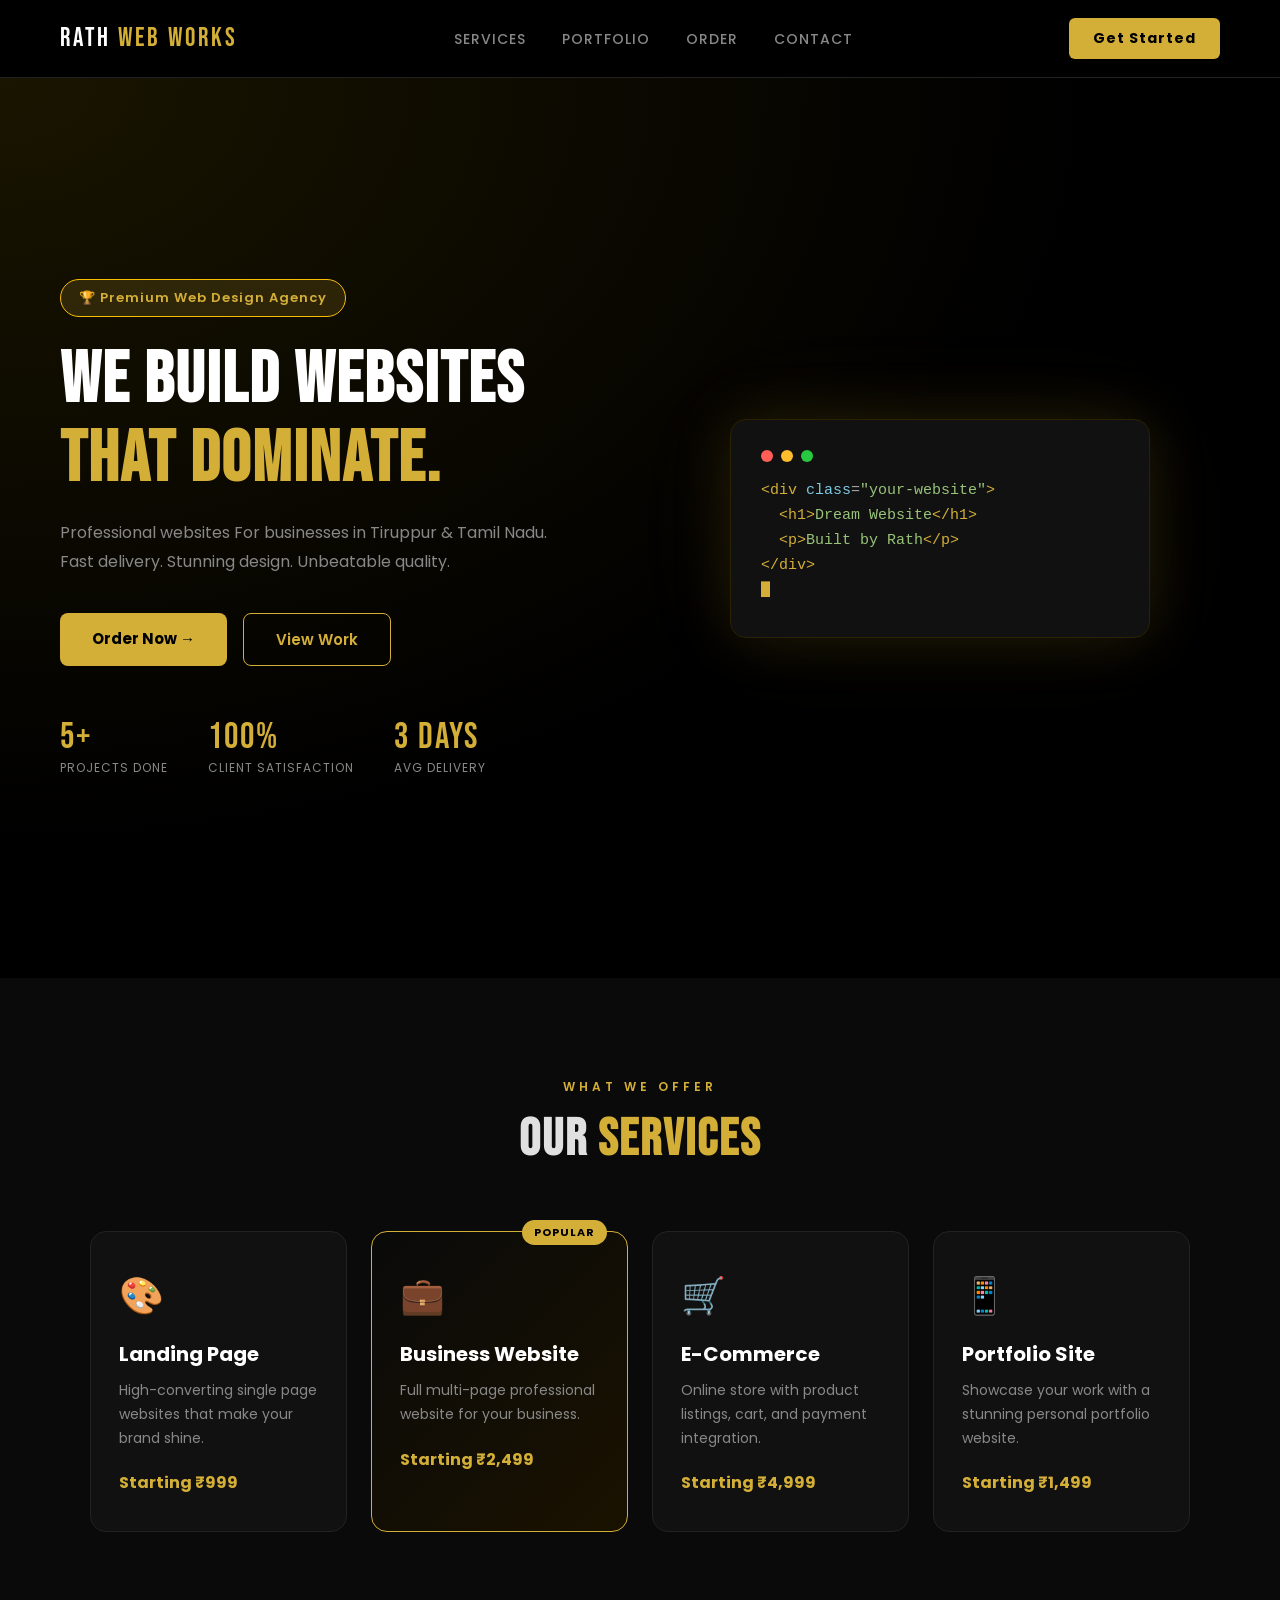
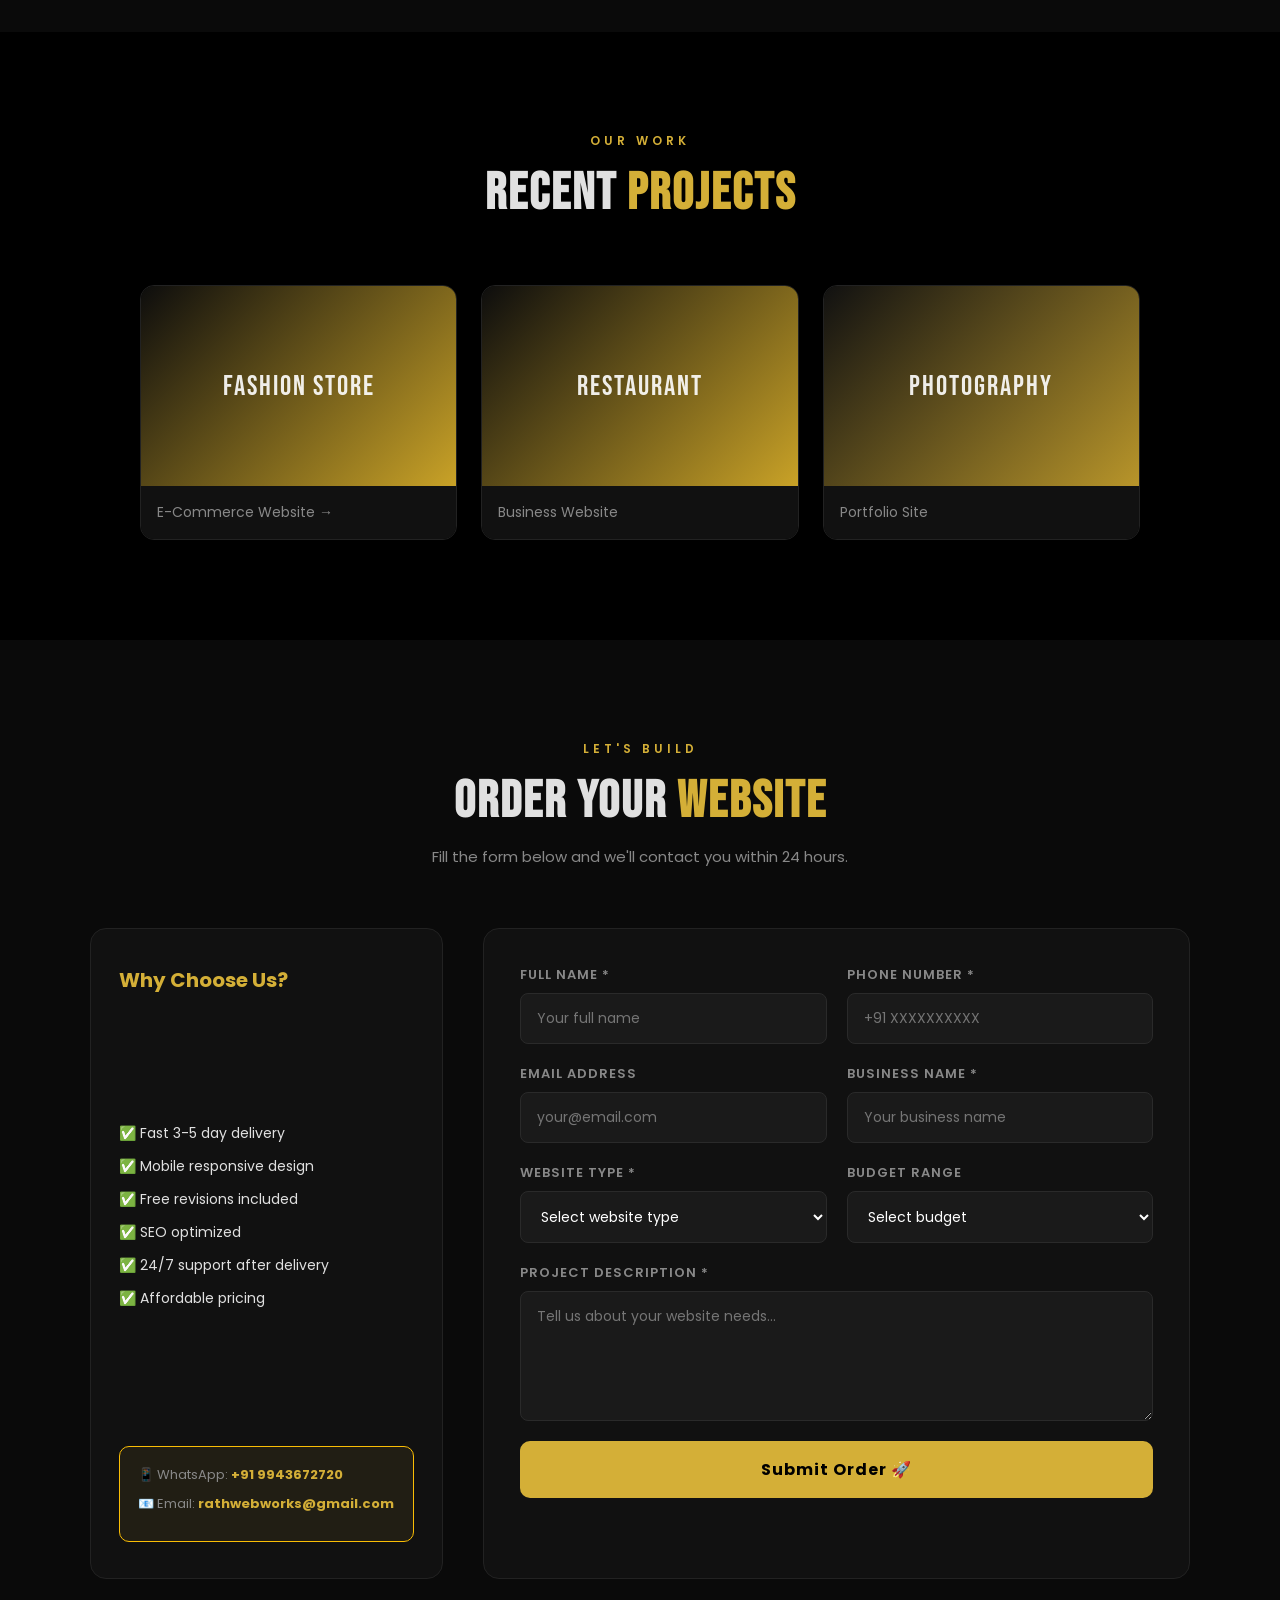
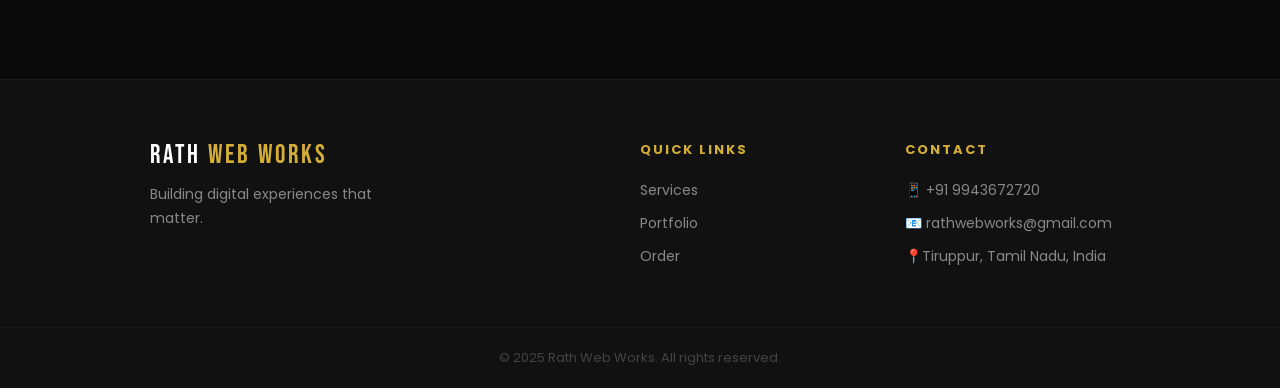
<file: index.html>
<!DOCTYPE html>
<html lang="en">
<head>
  <meta name="google-site-verification" content="m6VVRSz-s6VC1aBS6Huog3nLDxgpA1jxvd_qp8DSPrg" />
  <meta charset="UTF-8">
  <meta name="viewport" content="width=device-width, initial-scale=1.0">
  <title>Rath Web Works
  <meta name="description" content="Rath Web Works - Professional website design and development in Tiruppur, Tamil Nadu. Affordable, fast, custom-built websites for businesses. Order your website today!">
<meta name="keywords" content="website design Tiruppur, web developer Tiruppur, website designer Tamil Nadu, affordable website Tiruppur, business website South India, Rath Web Works">
<meta name="author" content="Rath Web Works">
<meta name="geo.region" content="IN-TN">
<meta name="geo.placename" content="Tiruppur">

<meta property="og:title" content="Rath Web Works - Web Design in Tiruppur">
<meta property="og:description" content="We build stunning, affordable websites for businesses in Tiruppur and across Tamil Nadu.">
<meta property="og:url" content="https://rathwebworks.vercel.app">
<meta property="og:type" content="website">
  </title>
  <link rel="stylesheet" href="style.css">
  <link href="https://fonts.googleapis.com/css2?family=Bebas+Neue&family=Poppins:wght@300;400;600;700&display=swap" rel="stylesheet">
</head>
<body>

  <nav class="navbar">
    <div class="logo">RATH <span>WEB WORKS</span></div>
    <ul class="nav-links">
      <li><a href="#services">Services</a></li>
      <li><a href="#portfolio">Portfolio</a></li>
      <li><a href="#order">Order</a></li>
      <li><a href="#contact">Contact</a></li>
    </ul>
    <a href="#order" class="nav-cta">Get Started</a>
    <div class="hamburger" onclick="toggleMenu()">☰</div>
  </nav>

  <div class="mobile-menu" id="mobileMenu">
    <a href="#services" onclick="toggleMenu()">Services</a>
    <a href="#portfolio" onclick="toggleMenu()">Portfolio</a>
    <a href="#order" onclick="toggleMenu()">Order</a>
    <a href="#contact" onclick="toggleMenu()">Contact</a>
  </div>

  <section class="hero">
    <div class="hero-content">
      <p class="hero-tag">🏆 Premium Web Design Agency</p>
      <h1>We Build Websites<br><span class="gold">That Dominate.</span></h1>
      <p class="hero-sub">Professional websites For businesses in Tiruppur & Tamil Nadu.<br>Fast delivery. Stunning design. Unbeatable quality.</p>
      <div class="hero-btns">
        <a href="#order" class="btn-primary">Order Now →</a>
        <a href="#portfolio" class="btn-secondary">View Work</a>
      </div>
      <div class="hero-stats">
        <div class="stat"><span class="gold">5+</span><p>Projects Done</p></div>
        <div class="stat"><span class="gold">100%</span><p>Client Satisfaction</p></div>
        <div class="stat"><span class="gold">3 Days</span><p>Avg Delivery</p></div>
      </div>
    </div>
    <div class="hero-visual">
      <div class="glow-box">
        <div class="code-mock">
          <div class="dot-row">
            <span class="dot red"></span>
            <span class="dot yellow"></span>
            <span class="dot green"></span>
          </div>
          <p class="code-line"><span class="tag">&lt;div</span> <span class="attr">class</span>=<span class="val">"your-website"</span><span class="tag">&gt;</span></p>
          <p class="code-line">&nbsp;&nbsp;<span class="tag">&lt;h1&gt;</span><span class="val">Dream Website</span><span class="tag">&lt;/h1&gt;</span></p>
          <p class="code-line">&nbsp;&nbsp;<span class="tag">&lt;p&gt;</span><span class="val">Built by Rath</span><span class="tag">&lt;/p&gt;</span></p>
          <p class="code-line"><span class="tag">&lt;/div&gt;</span></p>
          <p class="code-line blink">█</p>
        </div>
      </div>
    </div>
  </section>

  <section class="services" id="services">
    <div class="section-label">WHAT WE OFFER</div>
    <h2>Our <span class="gold">Services</span></h2>
    <div class="services-grid">
      <div class="service-card">
        <div class="service-icon">🎨</div>
        <h3>Landing Page</h3>
        <p>High-converting single page websites that make your brand shine.</p>
        <div class="price">Starting ₹999</div>
      </div>
      <div class="service-card featured">
        <div class="badge">POPULAR</div>
        <div class="service-icon">💼</div>
        <h3>Business Website</h3>
        <p>Full multi-page professional website for your business.</p>
        <div class="price">Starting ₹2,499</div>
      </div>
      <div class="service-card">
        <div class="service-icon">🛒</div>
        <h3>E-Commerce</h3>
        <p>Online store with product listings, cart, and payment integration.</p>
        <div class="price">Starting ₹4,999</div>
      </div>
      <div class="service-card">
        <div class="service-icon">📱</div>
        <h3>Portfolio Site</h3>
        <p>Showcase your work with a stunning personal portfolio website.</p>
        <div class="price">Starting ₹1,499</div>
      </div>
    </div>
  </section>

 <section class="portfolio" id="portfolio">
  <div class="section-label">OUR WORK</div>
  <h2>Recent <span class="gold">Projects</span></h2>
  <div class="portfolio-grid">
   <a href="ecommerce.html" target="_blank" class="portfolio-card">
  <div class="p-thumb" style="background: linear-gradient(135deg, #0d0d0d, #c9a227)"><span>Fashion Store</span></div>
  <p>E-Commerce Website →</p>
</a>
    <div class="portfolio-card">
      <div class="p-thumb" style="background: linear-gradient(135deg, #0d0d0d, #c9a227)"><span>Restaurant</span></div>
      <p>Business Website</p>
    </div>
    <div class="portfolio-card">
      <div class="p-thumb" style="background: linear-gradient(135deg, #111, #b8952a)"><span>Photography</span></div>
      <p>Portfolio Site</p>
    </div>
  </div>
</section>

  <section class="order-section" id="order">
    <div class="section-label">LET'S BUILD</div>
    <h2>Order Your <span class="gold">Website</span></h2>
    <p class="order-sub">Fill the form below and we'll contact you within 24 hours.</p>
    <div class="order-wrapper">
      <div class="order-info">
        <h3>Why Choose Us?</h3>
        <ul>
          <li>✅ Fast 3-5 day delivery</li>
          <li>✅ Mobile responsive design</li>
          <li>✅ Free revisions included</li>
          <li>✅ SEO optimized</li>
          <li>✅ 24/7 support after delivery</li>
          <li>✅ Affordable pricing</li>
        </ul>
        <div class="contact-box">
          <p>📱 WhatsApp: <strong>+91 9943672720</strong></p>
          <p>📧 Email: <strong>rathwebworks@gmail.com</strong></p>
        </div>
      </div>
      <div class="form-box">
        <div class="form-group">
          <label>Full Name *</label>
          <input type="text" id="name" placeholder="Your full name">
        </div>
        <div class="form-group">
          <label>Phone Number *</label>
          <input type="tel" id="phone" placeholder="+91 XXXXXXXXXX">
        </div>
        <div class="form-group">
          <label>Email Address</label>
          <input type="email" id="email" placeholder="your@email.com">
        </div>
        <div class="form-group">
          <label>Business Name *</label>
          <input type="text" id="business" placeholder="Your business name">
        </div>
        <div class="form-group">
          <label>Website Type *</label>
          <select id="type">
            <option value="">Select website type</option>
            <option>Landing Page - ₹999</option>
            <option>Business Website - ₹2,499</option>
            <option>E-Commerce Store - ₹4,999</option>
            <option>Portfolio Website - ₹1,499</option>
            <option>Custom Project</option>
          </select>
        </div>
        <div class="form-group">
          <label>Budget Range</label>
          <select id="budget">
            <option value="">Select budget</option>
            <option>Under ₹1,000</option>
            <option>₹1,000 - ₹3,000</option>
            <option>₹3,000 - ₹5,000</option>
            <option>₹5,000+</option>
          </select>
        </div>
        <div class="form-group full">
          <label>Project Description *</label>
          <textarea id="desc" placeholder="Tell us about your website needs..."></textarea>
        </div>
        <button class="submit-btn" onclick="submitOrder()">Submit Order 🚀</button>
        <div id="success-msg" class="success-msg"></div>
      </div>
    </div>
  </section>

  <footer id="contact">
    <div class="footer-top">
      <div class="footer-brand">
        <div class="logo">RATH <span>WEB WORKS</span></div>
        <p>Building digital experiences that matter.</p>
      </div>
      <div class="footer-links">
        <h4>Quick Links</h4>
        <a href="#services">Services</a>
        <a href="#portfolio">Portfolio</a>
        <a href="#order">Order</a>
      </div>
      <div class="footer-contact">
        <h4>Contact</h4>
        <p>📱 +91 9943672720</p>
        <p>📧 rathwebworks@gmail.com</p>
        <p>📍Tiruppur, Tamil Nadu, India</p>
      </div>
    </div>
    <div class="footer-bottom">
      <p>© 2025 Rath Web Works. All rights reserved.</p>
    </div>
  </footer>

  <script src="script.js"></script>
</body>
</html>
</file>
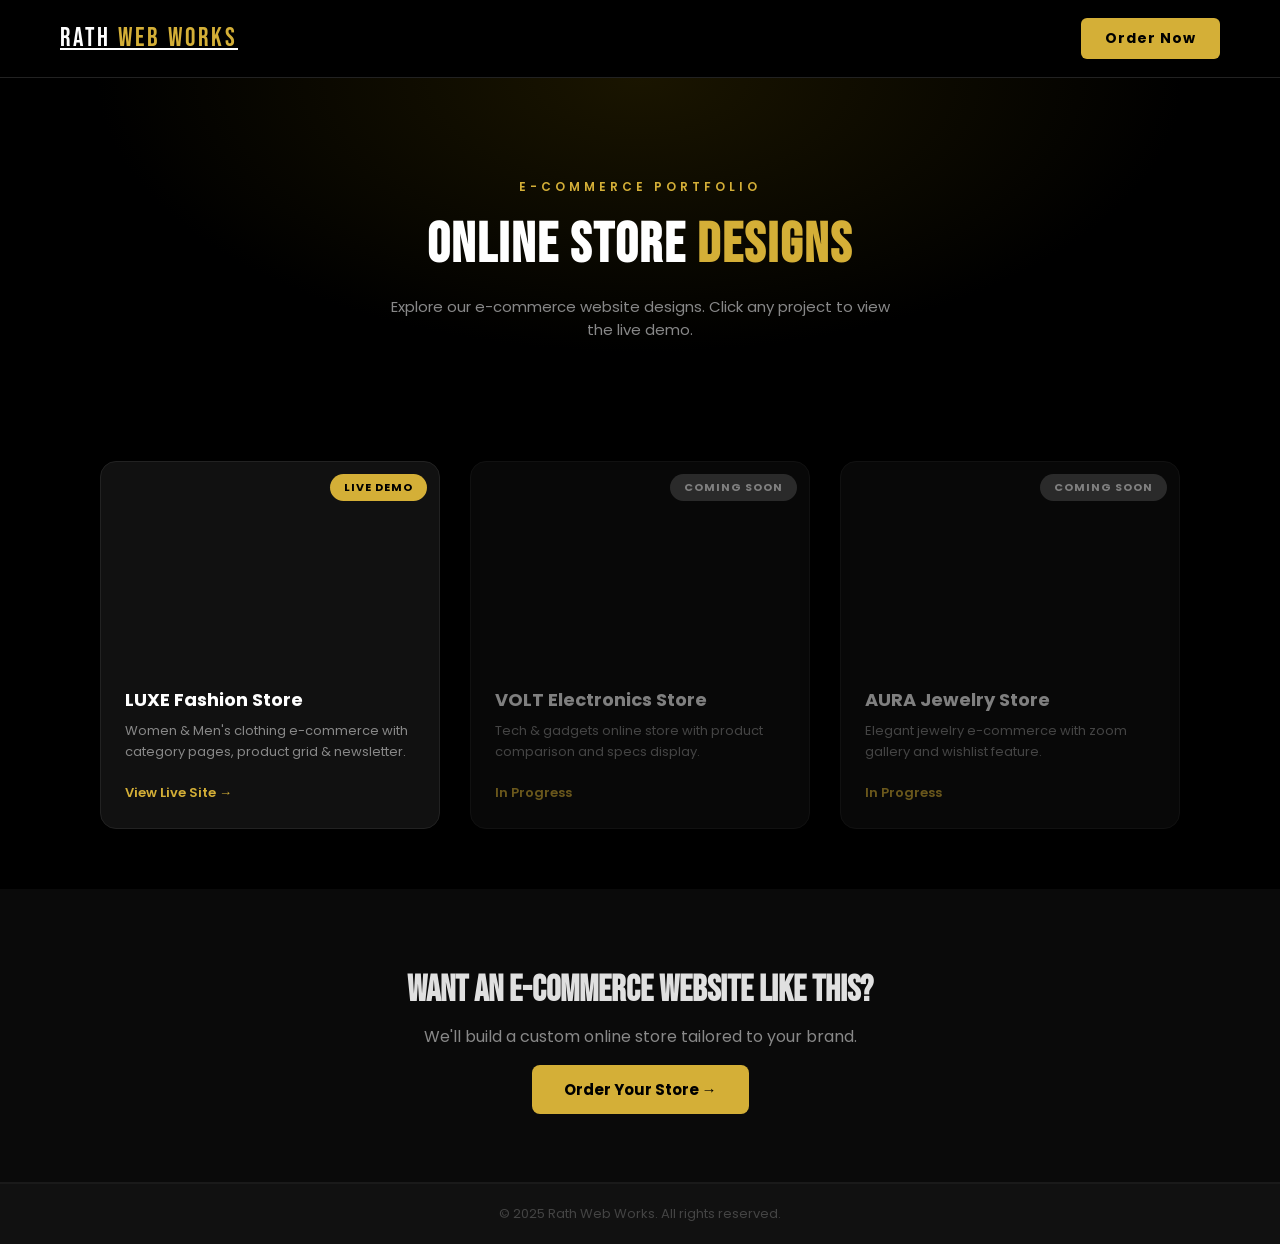
<file: ecommerce.html>
<!DOCTYPE html>
<html lang="en">
<head>
  <meta charset="UTF-8">
  <meta name="viewport" content="width=device-width, initial-scale=1.0">
  <title>E-Commerce Demos - Rath Web Works</title>
  <link rel="stylesheet" href="style.css">
  <link href="https://fonts.googleapis.com/css2?family=Bebas+Neue&family=Poppins:wght@300;400;600;700&display=swap" rel="stylesheet">
</head>
<body>

  <nav class="navbar">
    <a href="index.html" class="logo">RATH <span>WEB WORKS</span></a>
    <a href="index.html#order" class="nav-cta">Order Now</a>
  </nav>

  <section class="demo-hero">
    <p class="section-label">E-COMMERCE PORTFOLIO</p>
    <h1>Online Store <span class="gold">Designs</span></h1>
    <p class="demo-sub">Explore our e-commerce website designs. Click any project to view the live demo.</p>
  </section>

  <section class="demo-grid">
    <a href="https://luxe-fashion-demo.vercel.app" target="_blank" class="demo-card">
      <div class="demo-img" style="background-image: url('https://images.unsplash.com/photo-1483985988355-763728e1935b?w=600&h=450&fit=crop')">
        <span class="demo-badge">LIVE DEMO</span>
      </div>
      <div class="demo-info">
        <h3>LUXE Fashion Store</h3>
        <p>Women & Men's clothing e-commerce with category pages, product grid & newsletter.</p>
        <span class="demo-link">View Live Site →</span>
      </div>
    </a>

    <div class="demo-card disabled">
      <div class="demo-img" style="background-image: url('https://images.unsplash.com/photo-1498049794561-7780e7231661?w=600&h=450&fit=crop')">
        <span class="demo-badge coming">COMING SOON</span>
      </div>
      <div class="demo-info">
        <h3>VOLT Electronics Store</h3>
        <p>Tech & gadgets online store with product comparison and specs display.</p>
        <span class="demo-link">In Progress</span>
      </div>
    </div>

    <div class="demo-card disabled">
      <div class="demo-img" style="background-image: url('https://images.unsplash.com/photo-1515562141207-7a88fb7ce338?w=600&h=450&fit=crop')">
        <span class="demo-badge coming">COMING SOON</span>
      </div>
      <div class="demo-info">
        <h3>AURA Jewelry Store</h3>
        <p>Elegant jewelry e-commerce with zoom gallery and wishlist feature.</p>
        <span class="demo-link">In Progress</span>
      </div>
    </div>
  </section>

  <section class="demo-cta">
    <h2>Want an E-Commerce Website Like This?</h2>
    <p>We'll build a custom online store tailored to your brand.</p>
    <a href="index.html#order" class="btn-primary">Order Your Store →</a>
  </section>

  <footer>
    <div class="footer-bottom">
      <p>© 2025 Rath Web Works. All rights reserved.</p>
    </div>
  </footer>

</body>
</html>
</file>
<file: style.css>
* {
  margin: 0;
  padding: 0;
  box-sizing: border-box;
}

:root {
  --gold: #D4AF37;
  --gold-light: #f0d060;
  --gold-dark: #fabd05;
  --black: #000000;
  --black2: #0a0a0a;
  --black3: #111111;
  --black4: #1a1a1a;
  --text: #e0e0e0;
  --text-muted: #888;
}

html { scroll-behavior: smooth; }

body {
  font-family: 'Poppins', sans-serif;
  background: var(--black);
  color: var(--text);
  overflow-x: hidden;
}

.gold { color: var(--gold); }

.navbar {
  display: flex;
  justify-content: space-between;
  align-items: center;
  padding: 18px 60px;
  background: rgba(0,0,0,0.95);
  border-bottom: 1px solid #222;
  position: sticky;
  top: 0;
  z-index: 1000;
  backdrop-filter: blur(10px);
}

.logo {
  font-family: 'Bebas Neue', cursive;
  font-size: 26px;
  letter-spacing: 3px;
  color: #fff;
}

.logo span { color: var(--gold); }

.nav-links {
  display: flex;
  list-style: none;
  gap: 36px;
}

.nav-links a {
  color: var(--text-muted);
  text-decoration: none;
  font-size: 14px;
  font-weight: 500;
  letter-spacing: 1px;
  text-transform: uppercase;
  transition: color 0.3s;
}

.nav-links a:hover { color: var(--gold); }

.nav-cta {
  background: var(--gold);
  color: #000;
  padding: 10px 24px;
  border-radius: 6px;
  text-decoration: none;
  font-weight: 700;
  font-size: 14px;
  letter-spacing: 1px;
  transition: background 0.3s, transform 0.2s;
}

.nav-cta:hover {
  background: var(--gold-light);
  transform: translateY(-2px);
}

.hamburger {
  display: none;
  font-size: 26px;
  cursor: pointer;
  color: var(--gold);
}

.mobile-menu {
  display: none;
  flex-direction: column;
  background: var(--black3);
  border-bottom: 1px solid #222;
}

.mobile-menu a {
  padding: 16px 30px;
  color: var(--text);
  text-decoration: none;
  border-bottom: 1px solid #222;
  font-weight: 500;
  transition: color 0.3s;
}

.mobile-menu a:hover { color: var(--gold); }
.mobile-menu.open { display: flex; }

.hero {
  min-height: 100vh;
  display: flex;
  align-items: center;
  justify-content: space-between;
  padding: 80px 60px;
  background: radial-gradient(ellipse at top left, #1a1500 0%, #000 60%);
  gap: 40px;
}

.hero-content {
  flex: 1;
  max-width: 600px;
}

.hero-tag {
  display: inline-block;
  background: rgba(212,175,55,0.15);
  border: 1px solid var(--gold-dark);
  color: var(--gold);
  padding: 8px 18px;
  border-radius: 50px;
  font-size: 13px;
  font-weight: 600;
  letter-spacing: 1px;
  margin-bottom: 24px;
}

.hero h1 {
  font-family: 'Bebas Neue', cursive;
  font-size: 72px;
  line-height: 1.1;
  letter-spacing: 2px;
  margin-bottom: 20px;
  color: #fff;
}

.hero-sub {
  font-size: 16px;
  color: var(--text-muted);
  line-height: 1.8;
  margin-bottom: 36px;
}

.hero-btns {
  display: flex;
  gap: 16px;
  margin-bottom: 50px;
  flex-wrap: wrap;
}

.btn-primary {
  background: var(--gold);
  color: #000;
  padding: 14px 32px;
  border-radius: 8px;
  text-decoration: none;
  font-weight: 700;
  font-size: 15px;
  transition: background 0.3s, transform 0.2s;
}

.btn-primary:hover {
  background: var(--gold-light);
  transform: translateY(-3px);
}

.btn-secondary {
  border: 1px solid var(--gold);
  color: var(--gold);
  padding: 14px 32px;
  border-radius: 8px;
  text-decoration: none;
  font-weight: 600;
  font-size: 15px;
  transition: background 0.3s, color 0.3s;
}

.btn-secondary:hover {
  background: var(--gold);
  color: #000;
}

.hero-stats {
  display: flex;
  gap: 40px;
}

.stat span {
  font-family: 'Bebas Neue', cursive;
  font-size: 36px;
  letter-spacing: 2px;
  display: block;
}

.stat p {
  font-size: 12px;
  color: var(--text-muted);
  text-transform: uppercase;
  letter-spacing: 1px;
}

.hero-visual {
  flex: 1;
  display: flex;
  justify-content: center;
  align-items: center;
}

.glow-box {
  background: var(--black3);
  border: 1px solid #2a2200;
  border-radius: 16px;
  padding: 30px;
  box-shadow: 0 0 60px rgba(212,175,55,0.15), 0 0 120px rgba(212,175,55,0.05);
  width: 100%;
  max-width: 420px;
}

.dot-row {
  display: flex;
  gap: 8px;
  margin-bottom: 20px;
}

.dot { width: 12px; height: 12px; border-radius: 50%; }
.dot.red { background: #ff5f57; }
.dot.yellow { background: #febc2e; }
.dot.green { background: #28c840; }

.code-line {
  font-family: 'Courier New', monospace;
  font-size: 15px;
  margin: 8px 0;
  color: #aaa;
}

.tag { color: var(--gold); }
.attr { color: #7ec8e3; }
.val { color: #98c379; }

.blink {
  color: var(--gold);
  animation: blink 1s infinite;
}

@keyframes blink {
  0%, 100% { opacity: 1; }
  50% { opacity: 0; }
}

.section-label {
  font-size: 12px;
  letter-spacing: 4px;
  color: var(--gold);
  text-transform: uppercase;
  margin-bottom: 12px;
  font-weight: 600;
}

.services {
  padding: 100px 60px;
  background: var(--black2);
  text-align: center;
}

.services h2 {
  font-family: 'Bebas Neue', cursive;
  font-size: 52px;
  letter-spacing: 2px;
  margin-bottom: 60px;
}

.services-grid {
  display: grid;
  grid-template-columns: repeat(auto-fit, minmax(240px, 1fr));
  gap: 24px;
  max-width: 1100px;
  margin: 0 auto;
}

.service-card {
  background: var(--black3);
  border: 1px solid #222;
  border-radius: 16px;
  padding: 36px 28px;
  text-align: left;
  position: relative;
  transition: border-color 0.3s, transform 0.3s;
}

.service-card:hover {
  border-color: var(--gold-dark);
  transform: translateY(-6px);
}

.service-card.featured {
  border-color: var(--gold);
  background: linear-gradient(135deg, #0a0a0a, #1a1200);
}

.badge {
  position: absolute;
  top: -12px;
  right: 20px;
  background: var(--gold);
  color: #000;
  font-size: 11px;
  font-weight: 700;
  padding: 4px 12px;
  border-radius: 50px;
  letter-spacing: 1px;
}

.service-icon { font-size: 36px; margin-bottom: 16px; }

.service-card h3 {
  font-size: 20px;
  font-weight: 700;
  margin-bottom: 10px;
  color: #fff;
}

.service-card p {
  font-size: 14px;
  color: var(--text-muted);
  line-height: 1.7;
  margin-bottom: 20px;
}

.price { color: var(--gold); font-weight: 700; font-size: 16px; }

.portfolio {
  padding: 100px 60px;
  background: var(--black);
  text-align: center;
}

.portfolio h2 {
  font-family: 'Bebas Neue', cursive;
  font-size: 52px;
  letter-spacing: 2px;
  margin-bottom: 60px;
}

.portfolio-grid {
  display: grid;
  grid-template-columns: repeat(auto-fit, minmax(280px, 1fr));
  gap: 24px;
  max-width: 1000px;
  margin: 0 auto;
}

.portfolio-card {
  border-radius: 14px;
  overflow: hidden;
  border: 1px solid #222;
  transition: transform 0.3s, border-color 0.3s;
  text-decoration: none
  display: block
}

.portfolio-card:hover {
  transform: translateY(-6px);
  border-color: var(--gold-dark);
}

.p-thumb {
  height: 200px;
  display: flex;
  align-items: center;
  justify-content: center;
  background-size: cover
  background-position: center
}

.p-thumb span {
  font-family: 'Bebas Neue', cursive;
  font-size: 28px;
  letter-spacing: 2px;
  color: rgba(255,255,255,0.9);
}

.portfolio-card p {
  padding: 16px;
  background: var(--black3);
  font-size: 14px;
  color: var(--text-muted);
  text-align: left;
}

.order-section {
  padding: 100px 60px;
  background: var(--black2);
  text-align: center;
}

.order-section h2 {
  font-family: 'Bebas Neue', cursive;
  font-size: 52px;
  letter-spacing: 2px;
  margin-bottom: 12px;
}

.order-sub {
  color: var(--text-muted);
  margin-bottom: 60px;
  font-size: 15px;
}

.order-wrapper {
  display: grid;
  grid-template-columns: 1fr 2fr;
  gap: 40px;
  max-width: 1100px;
  margin: 0 auto;
  text-align: left;
}

.order-info {
  background: var(--black3);
  border: 1px solid #222;
  border-radius: 16px;
  padding: 36px 28px;
  display: flex;
  flex-direction: column;
  justify-content: space-between;
}

.order-info h3 {
  font-size: 20px;
  font-weight: 700;
  color: var(--gold);
  margin-bottom: 20px;
}

.order-info ul {
  list-style: none;
  display: flex;
  flex-direction: column;
  gap: 12px;
  margin-bottom: 30px;
}

.order-info ul li { font-size: 14px; color: var(--text); }

.contact-box {
  background: rgba(212,175,55,0.08);
  border: 1px solid var(--gold-dark);
  border-radius: 10px;
  padding: 18px;
  width: 100%
  box-sizing:border-box;
}

.contact-box p { font-size: 13px; color: var(--text-muted); margin-bottom: 9px; display: block;}
.contact-box strong { color: var(--gold); }

.form-box {
  background: var(--black3);
  border: 1px solid #222;
  border-radius: 16px;
  padding: 36px;
  display: grid;
  grid-template-columns: 1fr 1fr;
  gap: 20px;
}

.form-group { display: flex; flex-direction: column; gap: 8px; }
.form-group.full { grid-column: 1 / -1; }

.form-group label {
  font-size: 13px;
  font-weight: 600;
  color: var(--text-muted);
  text-transform: uppercase;
  letter-spacing: 1px;
}

.form-group input,
.form-group select,
.form-group textarea {
  background: var(--black4);
  border: 1px solid #2a2a2a;
  border-radius: 8px;
  padding: 14px 16px;
  color: #fff;
  font-size: 14px;
  font-family: 'Poppins', sans-serif;
  outline: none;
  transition: border-color 0.3s;
}

.form-group input:focus,
.form-group select:focus,
.form-group textarea:focus { border-color: var(--gold); }

.form-group select option { background: var(--black4); }
.form-group textarea { height: 130px; resize: vertical; }

.submit-btn {
  grid-column: 1 / -1;
  background: var(--gold);
  color: #000;
  border: none;
  padding: 16px;
  border-radius: 10px;
  font-size: 16px;
  font-weight: 700;
  cursor: pointer;
  letter-spacing: 1px;
  transition: background 0.3s, transform 0.2s;
  font-family: 'Poppins', sans-serif;
}

.submit-btn:hover {
  background: var(--gold-light);
  transform: translateY(-2px);
}

.success-msg {
  grid-column: 1 / -1;
  text-align: center;
  font-size: 15px;
  font-weight: 600;
  min-height: 24px;
}

footer { background: var(--black3); border-top: 1px solid #1a1a1a; }

.footer-top {
  display: grid;
  grid-template-columns: 2fr 1fr 1fr;
  gap: 40px;
  padding: 60px;
  max-width: 1100px;
  margin: 0 auto;
}

.footer-brand p {
  color: var(--text-muted);
  font-size: 14px;
  margin-top: 12px;
  max-width: 260px;
  line-height: 1.7;
}

.footer-links, .footer-contact { display: flex; flex-direction: column; gap: 12px; }

.footer-links h4, .footer-contact h4 {
  color: var(--gold);
  font-size: 13px;
  letter-spacing: 2px;
  text-transform: uppercase;
  margin-bottom: 8px;
}

.footer-links a {
  color: var(--text-muted);
  text-decoration: none;
  font-size: 14px;
  transition: color 0.3s;
}

.footer-links a:hover { color: var(--gold); }
.footer-contact p { color: var(--text-muted); font-size: 14px; }

.footer-bottom {
  text-align: center;
  padding: 20px;
  border-top: 1px solid #1a1a1a;
  color: #444;
  font-size: 13px;
}

@media (max-width: 900px) {
  .navbar { padding: 16px 24px; }
  .nav-links, .nav-cta { display: none; }
  .hamburger { display: block; }

  .hero { flex-direction: column; padding: 60px 24px; text-align: center; }
  .hero h1 { font-size: 52px; }
  .hero-btns { justify-content: center; }
  .hero-stats { justify-content: center; }
  .hero-visual { width: 100%; }

  .services, .portfolio, .order-section { padding: 70px 24px; }
  .order-wrapper { grid-template-columns: 1fr; }
  .form-box { grid-template-columns: 1fr; padding: 24px; }
  .form-group.full { grid-column: 1; }
  .submit-btn { grid-column: 1; }
  .success-msg { grid-column: 1; }
  .footer-top { grid-template-columns: 1fr; padding: 40px 24px; }
}

/* DEMO PAGES */
.demo-hero {
  padding: 100px 60px 60px;
  text-align: center;
  background: radial-gradient(ellipse at top, #1a1500 0%, #000 60%);
}

.demo-hero h1 {
  font-family: 'Bebas Neue', cursive;
  font-size: 56px;
  letter-spacing: 2px;
  margin: 16px 0;
  color: #fff;
}

.demo-sub {
  color: var(--text-muted);
  font-size: 15px;
  max-width: 500px;
  margin: 0 auto;
}

.demo-grid {
  display: grid;
  grid-template-columns: repeat(auto-fit, minmax(300px, 1fr));
  gap: 30px;
  padding: 60px;
  max-width: 1200px;
  margin: 0 auto;
}

.demo-card {
  background: var(--black3);
  border: 1px solid #222;
  border-radius: 16px;
  overflow: hidden;
  text-decoration: none;
  color: var(--text);
  display: block;
  transition: transform 0.3s, border-color 0.3s;
}

.demo-card:hover {
  transform: translateY(-6px);
  border-color: var(--gold-dark);
}

.demo-card.disabled {
  opacity: 0.5;
  cursor: not-allowed;
}

.demo-img {
  height: 200px;
  background-size: cover;
  background-position: center;
  position: relative;
}

.demo-badge {
  position: absolute;
  top: 12px;
  right: 12px;
  background: var(--gold);
  color: #000;
  font-size: 11px;
  font-weight: 700;
  padding: 5px 14px;
  border-radius: 50px;
  letter-spacing: 1px;
}

.demo-badge.coming {
  background: #555;
  color: #fff;
}

.demo-info {
  padding: 24px;
}

.demo-info h3 {
  font-size: 18px;
  font-weight: 700;
  margin-bottom: 8px;
  color: #fff;
}

.demo-info p {
  font-size: 13px;
  color: var(--text-muted);
  line-height: 1.6;
  margin-bottom: 16px;
}

.demo-link {
  color: var(--gold);
  font-size: 13px;
  font-weight: 600;
}

.demo-cta {
  text-align: center;
  padding: 80px 20px;
  background: var(--black2);
}

.demo-cta h2 {
  font-family: 'Bebas Neue', cursive;
  font-size: 36px;
  margin-bottom: 12px;
}

.demo-cta p {
  color: var(--text-muted);
  margin-bottom: 28px;
}
.portfolio-card,
.portfolio-card p,
.portfolio-card span,
.portfolio-card h3,
.portfolio-card div {
  text-decoration: none !important;
}
</file>
